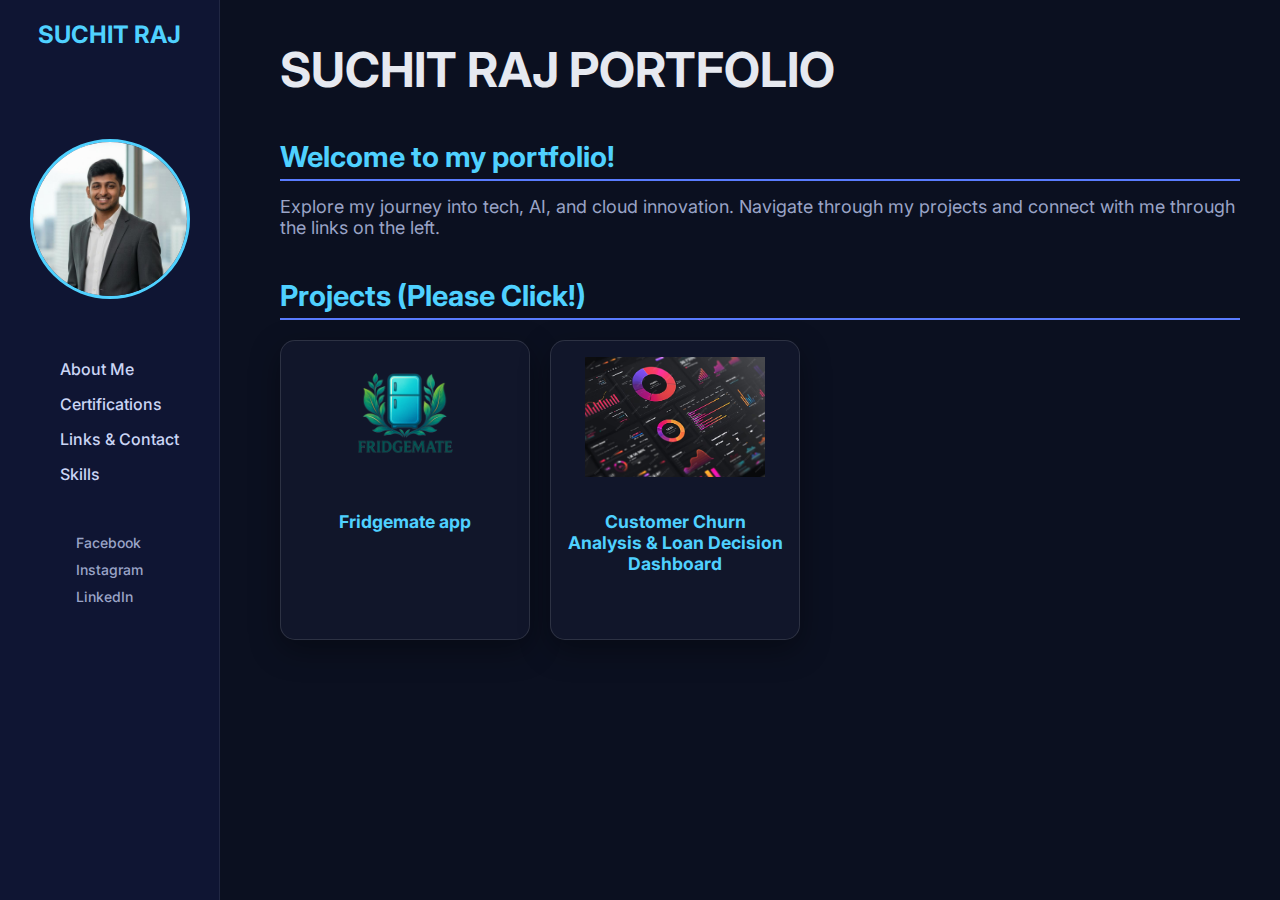
<file: index.html>
<!DOCTYPE html>
<html lang="en">
<head>
    <meta charset="UTF-8">
    <title>Suchit Raj Portfolio</title>
    <link rel="stylesheet" href="styles.css">
    <link rel="stylesheet" href="animations.css">
</head>
<body>
    <!-- Sidebar -->
    <div class="sidebar">
        <div class="name">SUCHIT RAJ</div>
        <div class="profile-image">
        <img src="Images/profile.png" alt="Profile Picture">
        </div>
        <nav>
            <ul>
                <li><a href="about.html">About Me</a></li>
                <li><a href="Certifications.html">Certifications</a></li>
                <li><a href="contacts.html">Links & Contact</a></li>
                <li><a href="Skills.html">Skills</a></li>
            </ul>
        </nav>
        <div class="contact-links">
            <a href="https://www.facebook.com/profile.php?id=100009181891033">Facebook</a>           
            <a href="https://www.instagram.com/suchit2753/?next=%2F">Instagram</a>
            <a href="https://www.linkedin.com/in/suchit-raj-62a6941b9/">LinkedIn</a>
        </div>
    </div>

    <!-- when i started to change my layout to sidebar website my whole information was messed up so i had to wrap it under
     some class -->
    <div class="main-content">
        <h1>SUCHIT RAJ PORTFOLIO</h1>
        <h2 class="Welcome">Welcome to my portfolio!</h2>
        <p>Explore my journey into tech, AI, and cloud innovation. 
            Navigate through my projects and connect with me through the links on the left.</p>




        <h2>Projects (Please Click!) </h2>  

        <div class="Project-box">

            <div class="inside-Box" id="fridgemate-card">
                <img src="Images/fridgemate copy.png" alt="Fridgemate">
                <h3>Fridgemate app</h3>
            </div>

            <div class="inside-Box" id="churn-card">
                <img src="Images/card2.png" alt="Customer Churn">
                <h3>Customer Churn Analysis & Loan Decision Dashboard</h3>
            </div>

        </div>  

        
        <!-- Project Details Modal -->
        <div id="fridgemate-modal" class="project-modal">
            <div class="project-modal-content">
                <button class="project-modal-close" aria-label="Close project details">&times;</button>

                <h2>Fridgemate App</h2>
                <p>
                Fridgemate is a smart fridge companion app that helps you track groceries,
                reduce food waste, and plan meals. Users can add items, set expiry dates,
                and get reminders before food goes bad.
                </p>

                <ul class="project-modal-list">
                    <li><strong>Tech stack:</strong> React Native, Expo, Firebase</li>
                    <li><strong>Features:</strong> Item tracking, expiry reminders, simple UI</li>
                    <li><strong>Role:</strong> Front-end + project design</li>
                </ul>

                <a class="project-modal-link"
                href="https://github.com/Suchit2720/Fridgemate" 
                target="_blank">
                🔗 View project on GitHub
                </a>
            </div>
        </div>

        <div id="churn-dashboard-modal" class="project-modal">
            <div class="project-modal-content">
                <button class="project-modal-close" aria-label="Close project details">&times;</button>

                <h2>Customer Churn Analytics Dashboard</h2>
                <p>
                An interactive data analytics dashboard built to analyze customer churn patterns
                and simulate credit risk decisions using machine learning.
                </p>

                <ul class="project-modal-list">
                    <li><strong>Tech stack:</strong> Python, Streamlit, Pandas, Scikit-Learn</li>
                    <li><strong>Features:</strong> Churn prediction, KPIs, filters, visual analytics</li>
                    <li><strong>Role:</strong> Data analysis + ML model development</li>
               </ul>

                <a class="project-modal-link"
                href="https://github.com/Suchit2720/customer-churn-analytics-dashboard" 
                target="_blank">
                🔗 View project on GitHub
                </a>
            </div>

        </div>
        

    </div>

    <script>
            // Open modal when clicking the project card
            const projectCard = document.getElementById('fridgemate-card');
            const projectModal = document.getElementById('fridgemate-modal');
            const modalClose = projectModal.querySelector('.project-modal-close');

            projectCard.addEventListener('click', () => {
                projectModal.style.display = 'block';
            });

            // Close modal when clicking the X button
            modalClose.addEventListener('click', () => {
                projectModal.style.display = 'none';
            });

            // Close modal when clicking outside the brown modal box
            window.addEventListener('click', (event) => {
                if (event.target === projectModal) {
                    projectModal.style.display = 'none';
                }
            });
    </script>

    <script>
            // ---- CHURN DASHBOARD MODAL ----
            const churnCard = document.getElementById('churn-dashboard-card');
            const churnModal = document.getElementById('churn-dashboard-modal');
            const churnClose = churnModal.querySelector('.project-modal-close');

            churnCard.addEventListener('click', () => {
                churnModal.style.display = 'block';
            });

            churnClose.addEventListener('click', () => {
                churnModal.style.display = 'none';
            });

            window.addEventListener('click', (event) => {
                if (event.target === churnModal) {
                    churnModal.style.display = 'none';
                }
            });
</script>
</body>
</html>
</file>
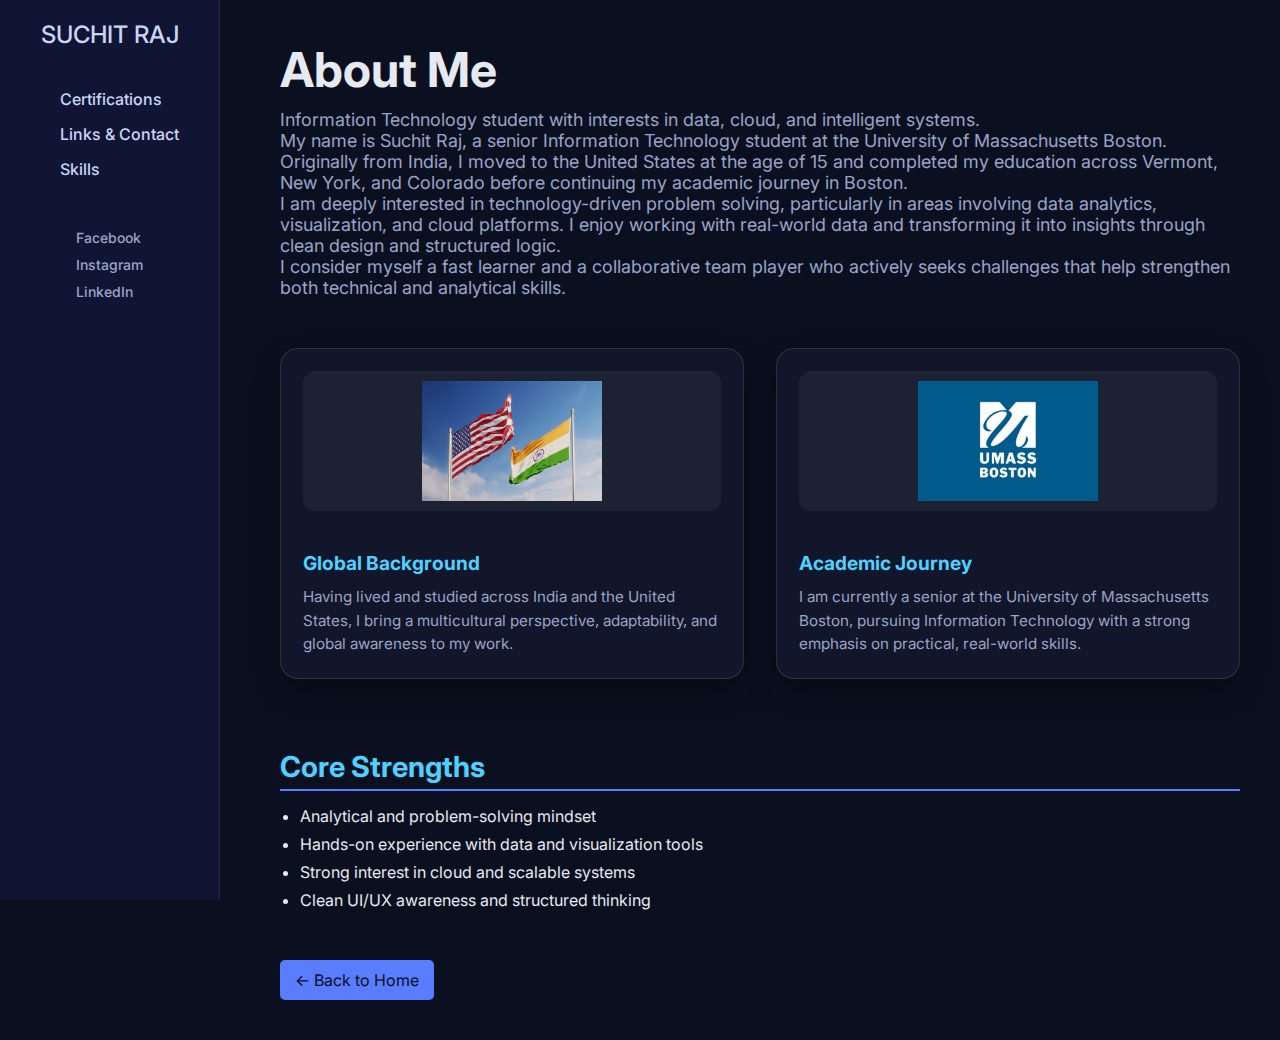
<file: about.html>
<!DOCTYPE html>
<html lang="en">

<head>
  <meta charset="UTF-8">
  <title>About Me – Suchit Raj</title>
  <link rel="stylesheet" href="styles.css">
  <link rel="stylesheet" href="animations.css">
</head>

<body>

  <!-- SIDEBAR -->
  <div class="sidebar">
    <a href="index.html" class="name">SUCHIT RAJ</a>

    <nav>
      <ul>
        <li><a href="Certifications.html">Certifications</a></li>
        <li><a href="contacts.html">Links & Contact</a></li>
        <li><a href="Skills.html">Skills</a></li>
      </ul>
    </nav>

    <div class="contact-links">
      <a href="https://www.facebook.com/profile.php?id=100009181891033">Facebook</a>
      <a href="https://www.instagram.com/suchit2753/?next=%2F">Instagram</a>
      <a href="https://www.linkedin.com/in/suchit-raj-62a6941b9/">LinkedIn</a>
    </div>
  </div>

  <!-- MAIN CONTENT -->
  <div class="main-content">

    <h1>About Me</h1>
    <p class="page-subtitle">
      Information Technology student with interests in data, cloud, and intelligent systems.
    </p>

    <!-- ABOUT TEXT -->
    <section class="about-text">
      <p>
        My name is Suchit Raj, a senior Information Technology student at the University of
        Massachusetts Boston. Originally from India, I moved to the United States at the age
        of 15 and completed my education across Vermont, New York, and Colorado before
        continuing my academic journey in Boston.
      </p>

      <p>
        I am deeply interested in technology-driven problem solving, particularly in areas
        involving data analytics, visualization, and cloud platforms. I enjoy working with
        real-world data and transforming it into insights through clean design and
        structured logic.
      </p>

      <p>
        I consider myself a fast learner and a collaborative team player who actively seeks
        challenges that help strengthen both technical and analytical skills.
      </p>
    </section>

    <!-- CARD-STYLE VISUAL SECTION -->
    <section class="about-cards">

      <div class="about-card">
        <img src="Images/IND-US FLAG.png" alt="India and United States flags">
        <h3>Global Background</h3>
        <p>
          Having lived and studied across India and the United States, I bring a
          multicultural perspective, adaptability, and global awareness to my work.
        </p>
      </div>

      <div class="about-card">
        <img src="Images/Umass.png" alt="University of Massachusetts Boston logo">
        <h3>Academic Journey</h3>
        <p>
          I am currently a senior at the University of Massachusetts Boston, pursuing
          Information Technology with a strong emphasis on practical, real-world skills.
        </p>
      </div>

    </section>

    <!-- CORE STRENGTHS -->
    <section class="about-traits">
      <h2>Core Strengths</h2>
      <ul>
        <li>Analytical and problem-solving mindset</li>
        <li>Hands-on experience with data and visualization tools</li>
        <li>Strong interest in cloud and scalable systems</li>
        <li>Clean UI/UX awareness and structured thinking</li>
      </ul>
    </section>

    <a href="index.html" class="back-button">← Back to Home</a>

  </div>

</body>

</html>
</file>
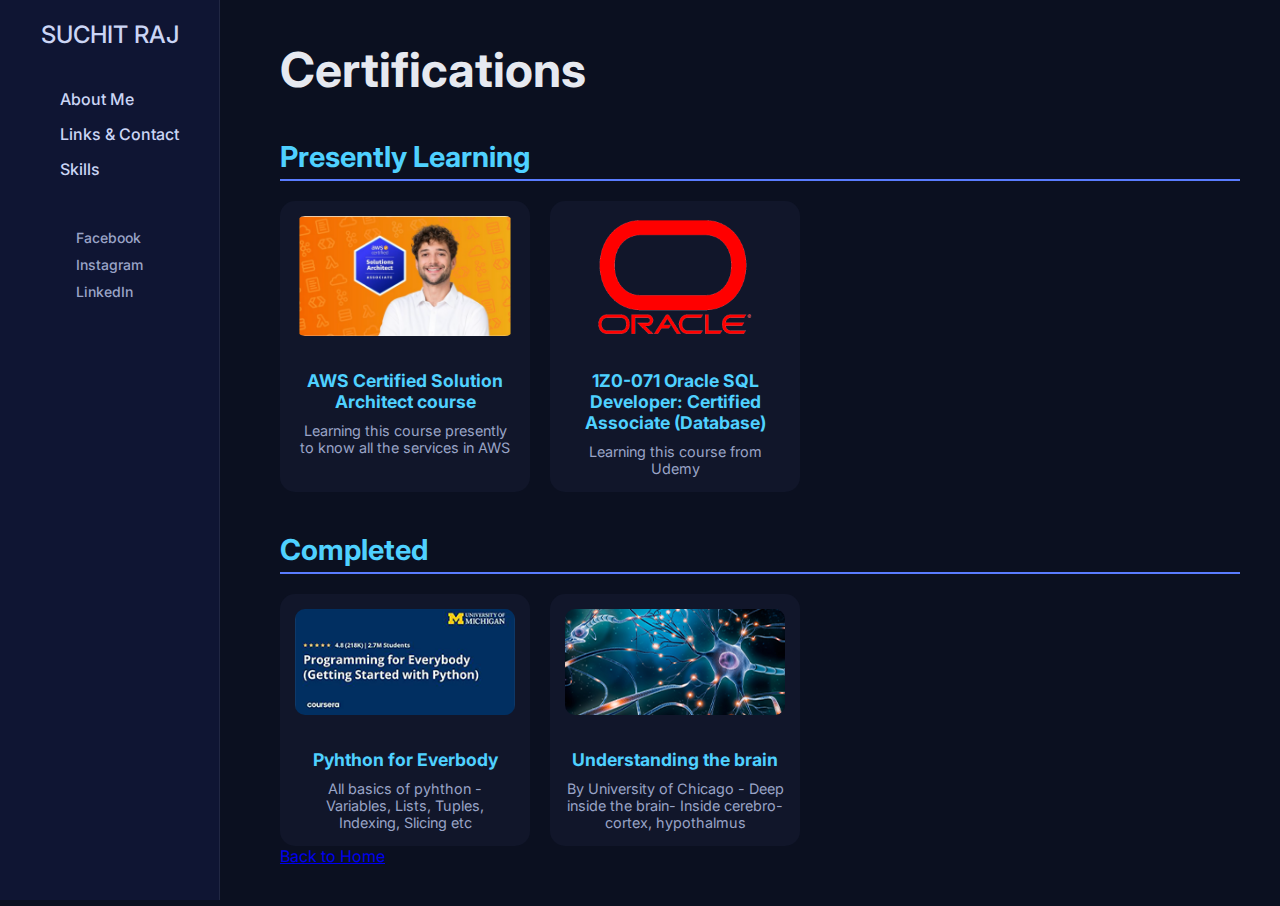
<file: Certifications.html>
<!DOCTYPE html>
<html lang="en">
<head>
    <meta charset="UTF-8">
    <title>Projects - Suchit Raj</title>
    <link rel="stylesheet" href="styles.css">
    <link rel="stylesheet" href="animations.css">
</head>


<body>

<div class="sidebar">
        <a href="index.html" class="name">SUCHIT RAJ</a>
        <nav>
            <ul>
                <li><a href="about.html">About Me</a></li>
                <li><a href="contacts.html">Links & Contact</a></li>
                <li><a href="Skills.html">Skills</a></li>
            </ul>
        </nav>
        <div class="contact-links">
            <a href="https://www.facebook.com/profile.php?id=100009181891033">Facebook</a>           
            <a href="https://www.instagram.com/suchit2753/?next=%2F">Instagram</a>
            <a href="https://www.linkedin.com/in/suchit-raj-62a6941b9/">LinkedIn</a>
        </div>
    </div>



<div class="main-content">
    <h1>Certifications</h1>
  
  <h2>Presently Learning</h2>
<!-- inside the certication there is mini-box and inside that the hireacracy is img - h3 - p -->
<div class="certification-box">
  <div class="Mini-Box">
    <img src="Images/Solutions Architect.png" alt="AWS Certification">
    <h3>AWS Certified Solution Architect course</h3>
    <p>Learning this course presently to know all the services in AWS</p>
  </div>
  
  <div class="Mini-Box">
    <img src="Images/oracle.png" alt="Oracle Logo">
    <h3>1Z0-071 Oracle SQL Developer: Certified Associate (Database)</h3>
    <p>Learning this course from Udemy</p>
  </div>


</div> 

<h2>Completed</h2>
<div class="certification-box">

  <div class="Mini-Box">
    <img src="Images/phython-logo.png" alt="pyhthon for everbody">
    <h3>Pyhthon for Everbody</h3>
    <p>All basics of pyhthon - Variables, Lists, Tuples, Indexing, Slicing etc </p>
  </div>


 <div class="Mini-Box">
    <img src="Images/Neuroscience.png" alt="Neuro-Biology">
    <h3>Understanding the brain</h3>
    <p>By University of Chicago - Deep inside the brain- Inside cerebro-cortex, hypothalmus </p>
  </div>

</div>





 <a href="index.html">Back to Home</a>

</div>
</body>
</html>
</file>
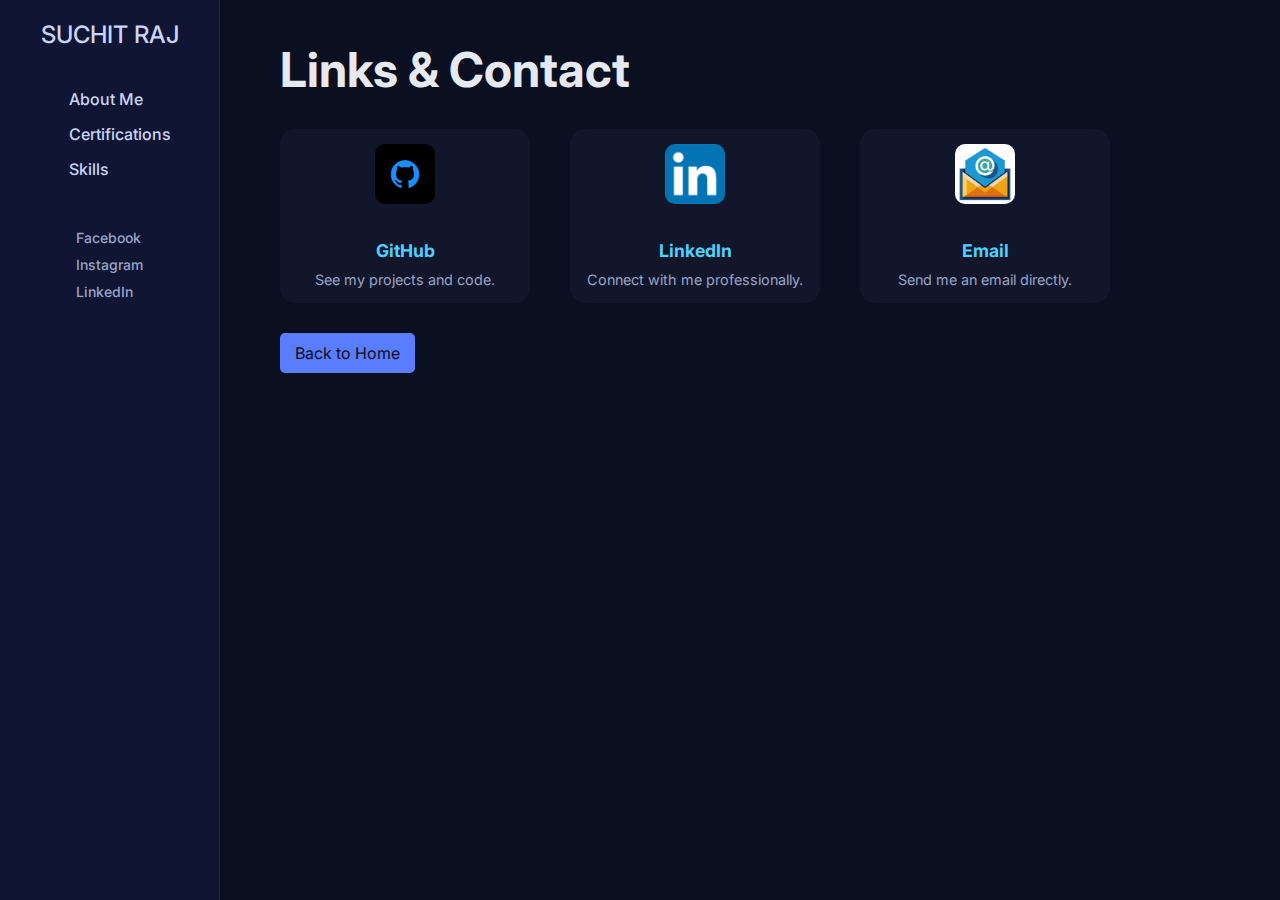
<file: contacts.html>
<!DOCTYPE html>
<html lang="en">
<head>
    <meta charset="UTF-8">
    <title>Contact - Suchit Raj</title>
    <link rel="stylesheet" href="styles.css">
    <link rel="stylesheet" href="animations.css">
    
</head>

<body>

    <!-- Sidebar -->
    <div class="sidebar">
        <a href="index.html" class="name">SUCHIT RAJ</a>
        <nav>
            <ul>
                <li><a href="about.html">About Me</a></li>
                <li><a href="Certifications.html">Certifications</a></li>
                <li><a href="Skills.html">Skills</a></li>
            </ul>
        </nav>

        <div class="contact-links">
            <a href="https://www.facebook.com/profile.php?id=100009181891033">Facebook</a>
            <a href="https://www.instagram.com/suchit2753/?next=%2F">Instagram</a>
            <a href="https://www.linkedin.com/in/suchit-raj-62a6941b9/">LinkedIn</a>
        </div>
    </div>

    <!-- Main Content -->
    <div class="main-content">

        <h1>Links & Contact</h1>

        <div class="contact-cards">

            <!-- GitHub -->
            <a class="Mini-Box contact-card" 
               href="https://github.com/Suchit2720" 
               target="_blank">
                <img src="Images/github.png" alt="GitHub logo">
                <h3>GitHub</h3>
                <p>See my projects and code.</p>
            </a>

            <!-- LinkedIn -->
            <a class="Mini-Box contact-card" 
               href="https://www.linkedin.com/in/suchit-raj-62a6941b9/" 
               target="_blank">
                <img src="Images/linkedin.png" alt="LinkedIn logo">
                <h3>LinkedIn</h3>
                <p>Connect with me professionally.</p>
            </a>

            <!-- Email -->
            <a class="Mini-Box contact-card" 
               href="mailto:suchitpatchigolla@gmail.com">
                <img src="Images/email.png" alt="Email icon">
                <h3>Email</h3>
                <p>Send me an email directly.</p>
            </a>

        </div>

        <a href="index.html" class="back-button">Back to Home</a>

    </div> <!-- end of main-content -->

</body>
</html>
</file>
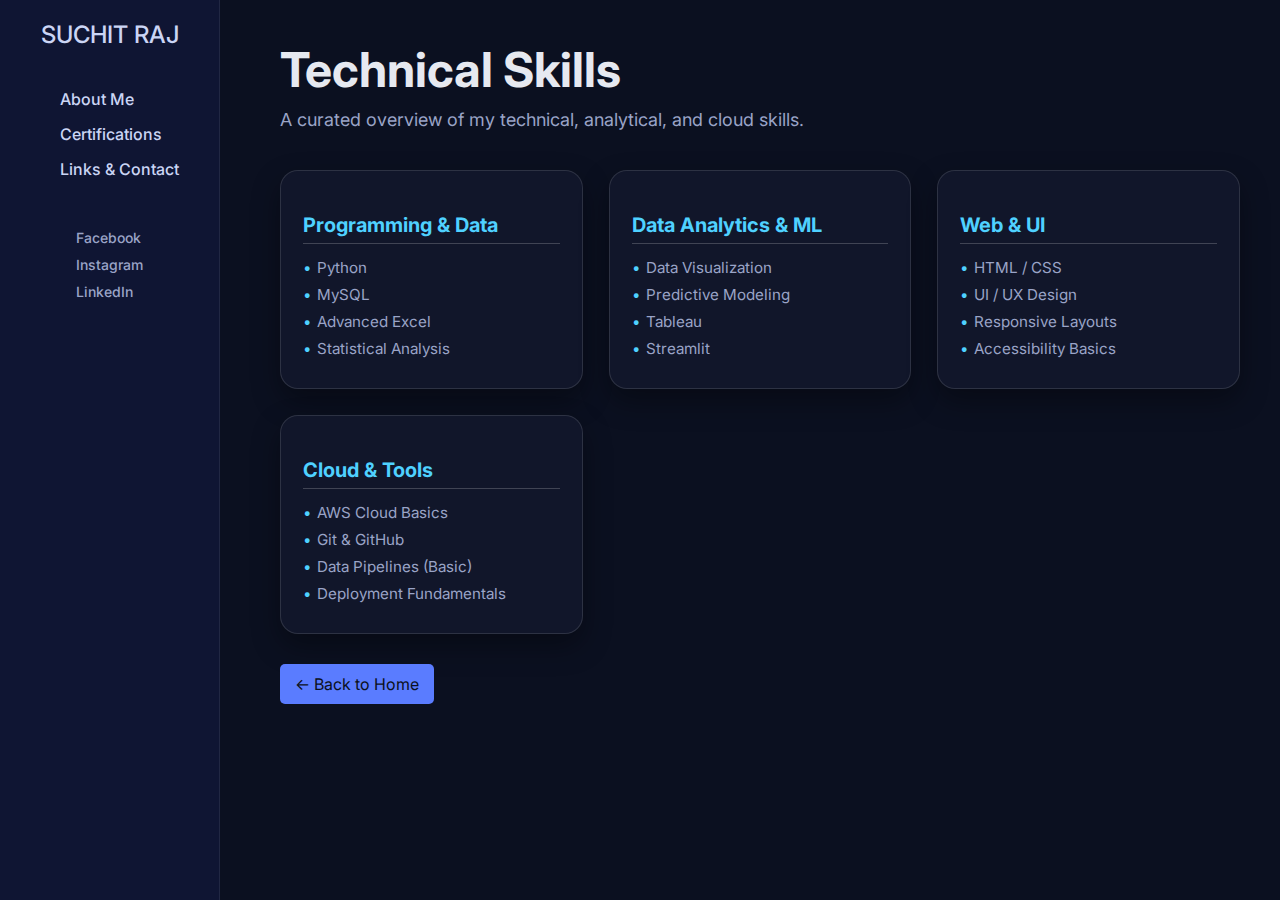
<file: Skills.html>
<!DOCTYPE html>
<html lang="en">

<head>
    <meta charset="UTF-8">
    <title>Skills – Suchit Raj</title>
    <link rel="stylesheet" href="styles.css">
    <link rel="stylesheet" href="animations.css">
</head>

<body>

    <div class="sidebar">
        <a href="index.html" class="name">SUCHIT RAJ</a>

        <nav>
            <ul>
                <li><a href="about.html">About Me</a></li>
                <li><a href="Certifications.html">Certifications</a></li>
                <li><a href="contacts.html">Links & Contact</a></li>
            </ul>
        </nav>
        <div class="contact-links">
            <a href="https://www.facebook.com/profile.php?id=100009181891033">Facebook</a>
            <a href="https://www.instagram.com/suchit2753/?next=%2F">Instagram</a>
            <a href="https://www.linkedin.com/in/suchit-raj-62a6941b9/">LinkedIn</a>
        </div>
    </div>

    <div class="main-content">
        <h1>Technical Skills</h1>
        <p>A curated overview of my technical, analytical, and cloud skills.</p>

        <div class="skills-grid">

            <div class="skill-card">
                <h3>Programming & Data</h3>
                <ul>
                    <li>Python</li>
                    <li>MySQL</li>
                    <li>Advanced Excel</li>
                    <li>Statistical Analysis</li>
                </ul>
            </div>

            <div class="skill-card">
                <h3>Data Analytics & ML</h3>
                <ul>
                    <li>Data Visualization</li>
                    <li>Predictive Modeling</li>
                    <li>Tableau</li>
                    <li>Streamlit</li>
                </ul>
            </div>

            <div class="skill-card">
                <h3>Web & UI</h3>
                <ul>
                    <li>HTML / CSS</li>
                    <li>UI / UX Design</li>
                    <li>Responsive Layouts</li>
                    <li>Accessibility Basics</li>
                </ul>
            </div>

            <div class="skill-card">
                <h3>Cloud & Tools</h3>
                <ul>
                    <li>AWS Cloud Basics</li>
                    <li>Git & GitHub</li>
                    <li>Data Pipelines (Basic)</li>
                    <li>Deployment Fundamentals</li>
                </ul>
            </div>

        </div>

        <a href="index.html" class="back-button">← Back to Home</a>
    </div>
</file>
<file: animations.css>
/* Basically i desined in a way to fade in from 0px to 20px , it fast and not slow but still can obsever the animation */
@keyframes fadeIn {
  0% { opacity: 0; transform: translateY(20px); }
  100% { opacity: 1; transform: translateY(0); }
}

/* same as fade but slides */
@keyframes slideIn {
  0% { opacity: 0; transform: translateX(-30px); }
  100% { opacity: 1; transform: translateX(0); }
}

/* with these two i applied in different sections and this arrangemnt fits the best */
body {
  animation: fadeIn 1s ease-in-out;
}

h1, h2, h3 {
  animation: slideIn 1s ease-out;
}

a, nav ul li a, a[href="index.html"] {
  transition: all 0.5s ease;
}

.Mini-Box {
  transition: 0.3s ease;
}


@keyframes mandala-spin {
  from {
    transform: translateX(110px) rotate(0deg);
  }
  to {
    transform: translateX(110px) rotate(360deg);
  }
}
</file>
<file: styles.css>
/* =====================================
   GLOBAL RESET & FONT (SAFE UPGRADE)
===================================== */
@import url('https://fonts.googleapis.com/css2?family=Inter:wght@400;500;600;700&display=swap');

body {
  font-family: 'Inter', sans-serif;
}

/* Reset */
* {
  margin: 0;
  padding: 0;
  box-sizing: border-box;
}

/* =====================================
   BODY (NO LAYOUT CHANGE)
===================================== */
body {
  margin: 0;
  position: relative;
  overflow-x: hidden;

  /* Cloud / IT background */
  background-color: #0b1020;
  color: #e6e9f0;
}

/* ❌ Mandala REMOVED intentionally */


/* =====================================
   SIDEBAR (UNCHANGED STRUCTURE)
===================================== */
.sidebar {
  width: 220px;
  background-color: #0f1533;
  height: 100vh;
  border-right: 1px solid rgba(255,255,255,0.08);
  padding: 20px;
  position: fixed;
  left: 0;
  top: 0;

  display: flex;
  flex-direction: column;
  align-items: center;
}

.name {
  font-size: 24px;
  font-weight: 700;
  margin-bottom: 40px;
  color: #4fd1ff;
  text-decoration: none;
  cursor: pointer;
  display: inline-block;
}

.sidebar nav ul {
  list-style: none;
  margin-bottom: 40px;
}

.sidebar nav ul li {
  margin-bottom: 15px;
}

.sidebar a {
  text-decoration: none;
  color: #cbd5f5;
  font-weight: 500;
}

.sidebar a:hover {
  color: #4fd1ff;
}

.sidebar .contact-links a {
  display: block;
  margin-top: 10px;
  font-size: 14px;
  color: #9aa4c7;
}


/* =====================================
   MAIN CONTENT (UNCHANGED)
===================================== */
.main-content {
  margin-left: 240px;
  padding: 40px;
  flex: 1;
}

.main-content h1 {
  font-size: 48px;
  margin-bottom: 10px;
  color: #e6e9f0;
}

.main-content p {
  font-size: 18px;
  color: #9aa4c7;
}


/* =====================================
   PROFILE IMAGE (SAFE)
===================================== */
.profile-image {
  margin: 20px 0 60px;
}

.profile-image img {
  width: 160px;
  height: 160px;
  border-radius: 50%;
  object-fit: cover;
  border: 3px solid #4fd1ff;
  margin-top: 30px;
  display: block;
}


/* =====================================
   SECTIONS (SAFE)
===================================== */
h2 {
  font-size: 1.8em;
  margin-top: 40px;
  margin-bottom: 15px;
  color: #4fd1ff;
  border-bottom: 2px solid #5a7cff;
  padding-bottom: 5px;
}

h3 {
  font-size: 1.4em;
  margin-top: 20px;
  margin-bottom: 10px;
  color: #9f7aea;
}

ul {
  margin-left: 20px;
  margin-bottom: 20px;
}

li {
  margin-bottom: 8px;
}

.back-button {
  display: inline-block;
  margin-top: 30px;
  padding: 10px 15px;
  background-color: #5a7cff;
  color: #0b1020;
  border-radius: 5px;
  text-decoration: none;
}


/* =====================================
   SPLIT SECTION (UNCHANGED)
===================================== */
.split-section {
  display: flex;
  justify-content: space-between;
  align-items: center;
  margin-bottom: 40px;
  gap: 30px;
}

.left, .right {
  width: 48%;
}

.right img {
  width: 100%;
  border-radius: 10px;
}

.divider {
  border: 0;
  height: 2px;
  background-color: #5a7cff;
  margin: 40px 0;
}


/* =====================================
   CERTIFICATION BOX (SAFE COLORS)
===================================== */
.certification-box {
  display: flex;
  flex-wrap: wrap;
  gap: 20px;
  margin-top: 20px;
  justify-content: flex-start;
}

.Mini-Box {
  background-color: #11162a;
  border-radius: 15px;
  padding: 15px;
  width: 250px;
  text-align: center;
  color: #e6e9f0;
  overflow: hidden;
}

.Mini-Box:hover {
  transform: scale(1.05);
}

.Mini-Box img {
  width: 100%;
  max-height: 120px;
  object-fit: contain;
  margin-bottom: 10px;
  border-radius: 10px;
}

.Mini-Box h3 {
  margin-bottom: 10px;
  font-size: 1.1rem;
  color: #4fd1ff;
}

.Mini-Box p {
  font-size: 0.9rem;
  color: #9aa4c7;
}


/* =====================================
   CONTACT CARDS (UNCHANGED)
===================================== */
.contact-cards {
  display: flex;
  flex-wrap: wrap;
  gap: 40px;
  margin-top: 30px;
}

.contact-card {
  text-decoration: none;
  color: inherit;
  display: block;
}

.contact-card img {
  width: 60px;
  height: 60px;
  object-fit: contain;
  margin-bottom: 12px;
}


/* =====================================
   PROJECT BOX (SAFE COLORS)
===================================== */
.Project-box {
  width: 100%;
  display: flex;
  flex-wrap: wrap;
  gap: 20px;
  margin-top: 20px;
  justify-content: flex-start;
  align-self: flex-start;
}

.inside-Box {
  background-color: #11162a;
  border-radius: 15px;
  padding: 16px;
  width: 250px;
  height: 300px;
  text-align: center;
  color: #e6e9f0;

  border: 1px solid rgba(255,255,255,0.12);
  box-shadow: 0 10px 30px rgba(0,0,0,0.35);

  overflow: hidden;
  transition: transform 0.3s ease, box-shadow 0.3s ease;
}

.inside-Box:hover {
  transform: translateY(-6px) scale(1.03);
  box-shadow: 0 14px 40px rgba(79,209,255,0.25);
}

.inside-Box img {
  width: 100%;
  max-height: 120px;
  object-fit: contain;
  margin-bottom: 10px;
  border-radius: 10px;
}

.inside-Box h3 {
  font-size: 1.1rem;
  color: #4fd1ff;
}

.inside-Box p {
  font-size: 0.9rem;
  color: #9aa4c7;

  overflow: hidden;
  display: -webkit-box;
  -webkit-line-clamp: 3;
  line-clamp: 3;
  -webkit-box-orient: vertical;
}


/* =====================================
   PROJECT MODAL (SAFE)
===================================== */
.project-modal {
  display: none;
  position: fixed;
  z-index: 1000;
  inset: 0;
  background: rgba(0, 0, 0, 0.55);
}

.project-modal-content {
  background-color: #11162a;
  color: #e6e9f0;
  max-width: 720px;
  margin: 8vh auto;
  padding: 2.2rem 2.6rem;
  border-radius: 24px;
  box-shadow: 0 18px 40px rgba(0, 0, 0, 0.45);
  position: relative;
}

.project-modal-close {
  position: absolute;
  top: 0.9rem;
  right: 1.1rem;
  border: none;
  background: transparent;
  color: #e6e9f0;
  font-size: 1.6rem;
  cursor: pointer;
}

.project-modal-link {
  display: inline-block;
  padding: 0.6rem 1.5rem;
  border-radius: 999px;
  text-decoration: none;
  background-color: #4fd1ff;
  color: #0b1020;
  font-weight: 600;
}


/* =====================================
   SKILLS GRID (UNCHANGED STRUCTURE)
===================================== */
.skills-grid {
  display: grid;
  grid-template-columns: repeat(auto-fit, minmax(240px, 1fr));
  gap: 26px;
  margin-top: 40px;
}

.skill-card {
  background-color: #11162a;
  border-radius: 18px;
  padding: 22px;
  color: #e6e9f0;

  border: 1px solid rgba(255,255,255,0.12);
  box-shadow: 0 12px 28px rgba(0,0,0,0.35);

  transition: transform 0.3s ease, box-shadow 0.3s ease;
}

.skill-card:hover {
  transform: translateY(-6px) scale(1.03);
  box-shadow: 0 18px 40px rgba(79,209,255,0.25);
}

.skill-card h3 {
  font-size: 1.25rem;
  margin-bottom: 14px;
  color: #4fd1ff;
  border-bottom: 1px solid rgba(255,255,255,0.2);
  padding-bottom: 6px;
}

.skill-card ul {
  list-style: none;
  padding-left: 0;
  margin: 0;
}

.skill-card li {
  font-size: 0.95rem;
  margin-bottom: 8px;
  color: #9aa4c7;
  position: relative;
  padding-left: 14px;
}

.skill-card li::before {
  content: "•";
  position: absolute;
  left: 0;
  color: #4fd1ff;
}


/* =====================================
   ABOUT CARDS (SAFE)
===================================== */
.about-cards {
  display: grid;
  grid-template-columns: repeat(auto-fit, minmax(320px, 1fr));
  gap: 32px;
  margin: 50px 0 70px;
}

.about-card {
  background-color: #11162a;
  border-radius: 18px;
  padding: 22px;
  color: #e6e9f0;

  border: 1px solid rgba(255,255,255,0.12);
  box-shadow: 0 12px 28px rgba(0,0,0,0.35);

  transition: transform 0.3s ease, box-shadow 0.3s ease;
}

.about-card:hover {
  transform: translateY(-6px);
  box-shadow: 0 18px 40px rgba(79,209,255,0.25);
}

.about-card img {
  width: 100%;
  max-height: 140px;
  object-fit: contain;
  border-radius: 12px;
  margin-bottom: 16px;
  background: rgba(255,255,255,0.05);
  padding: 10px;
}

.about-card h3 {
  font-size: 1.2rem;
  color: #4fd1ff;
}

.about-card p {
  font-size: 0.95rem;
  line-height: 1.55;
  color: #9aa4c7;
}
</file>
